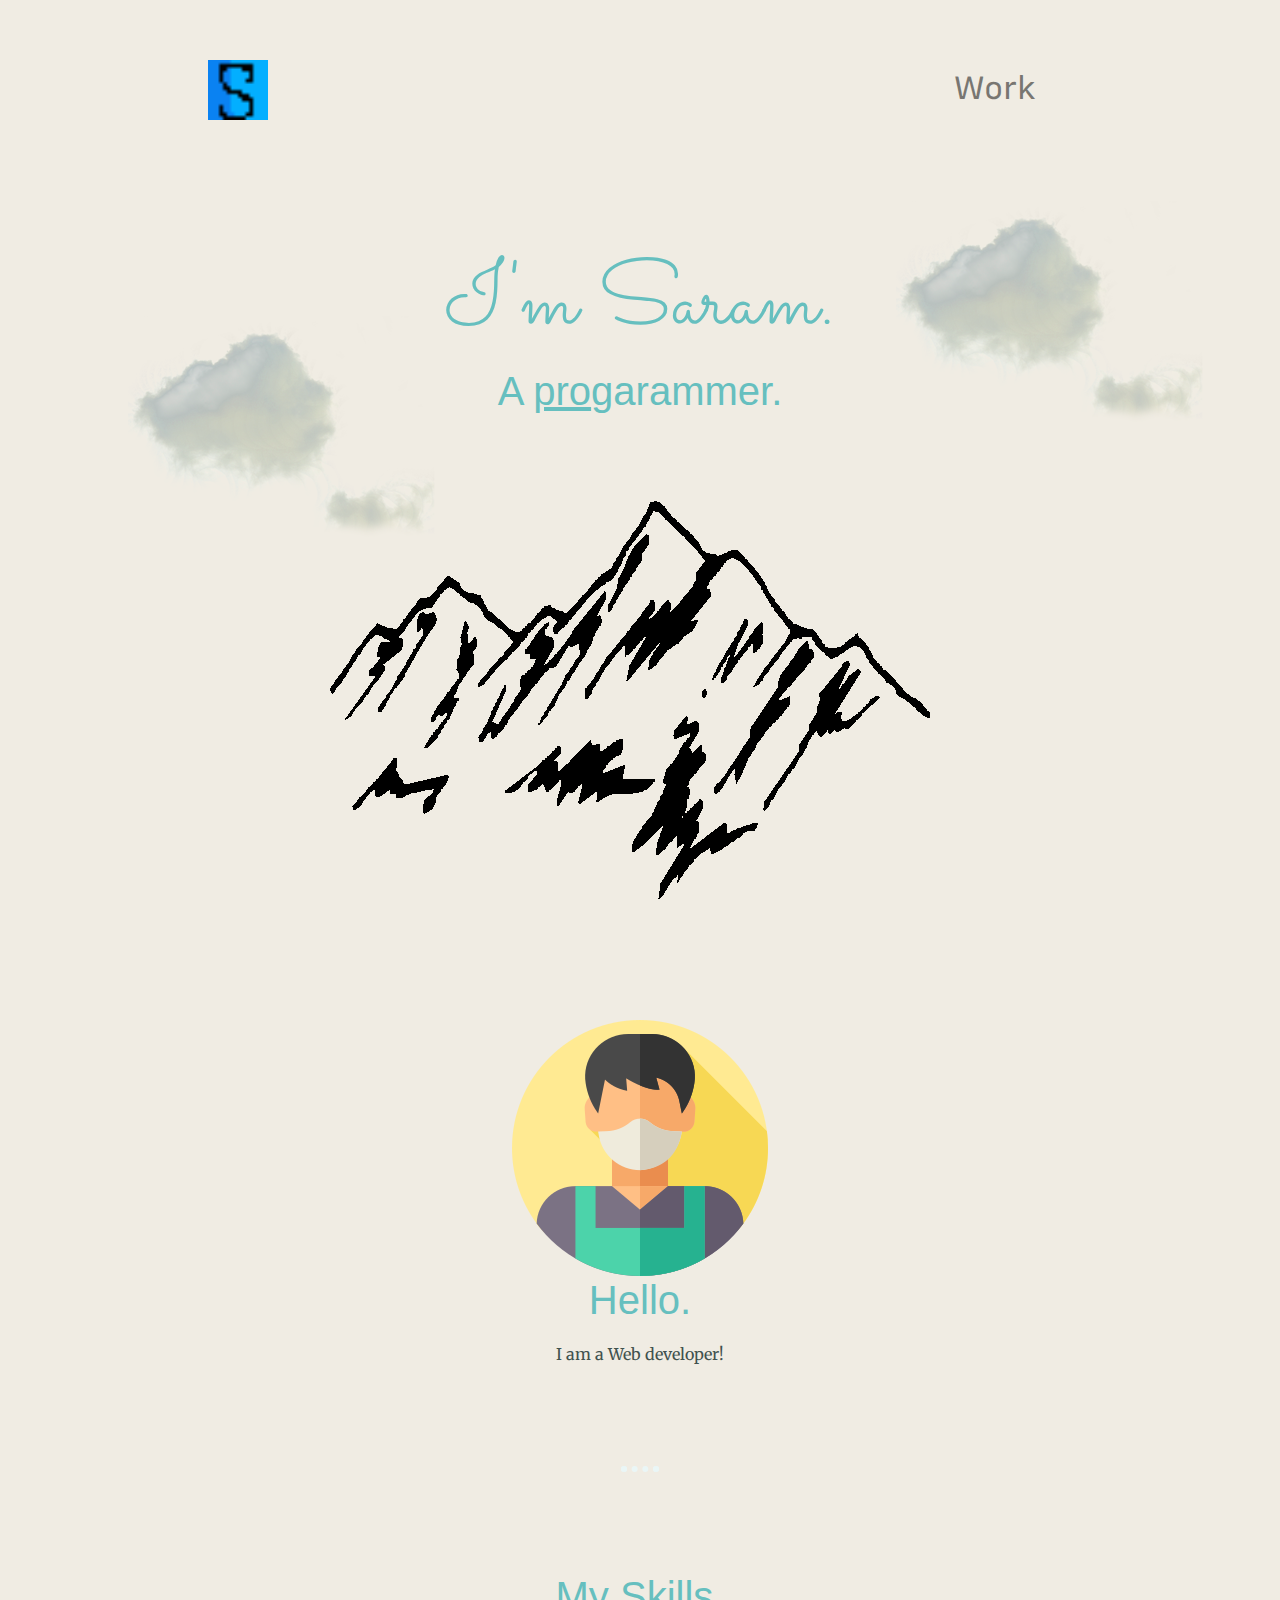
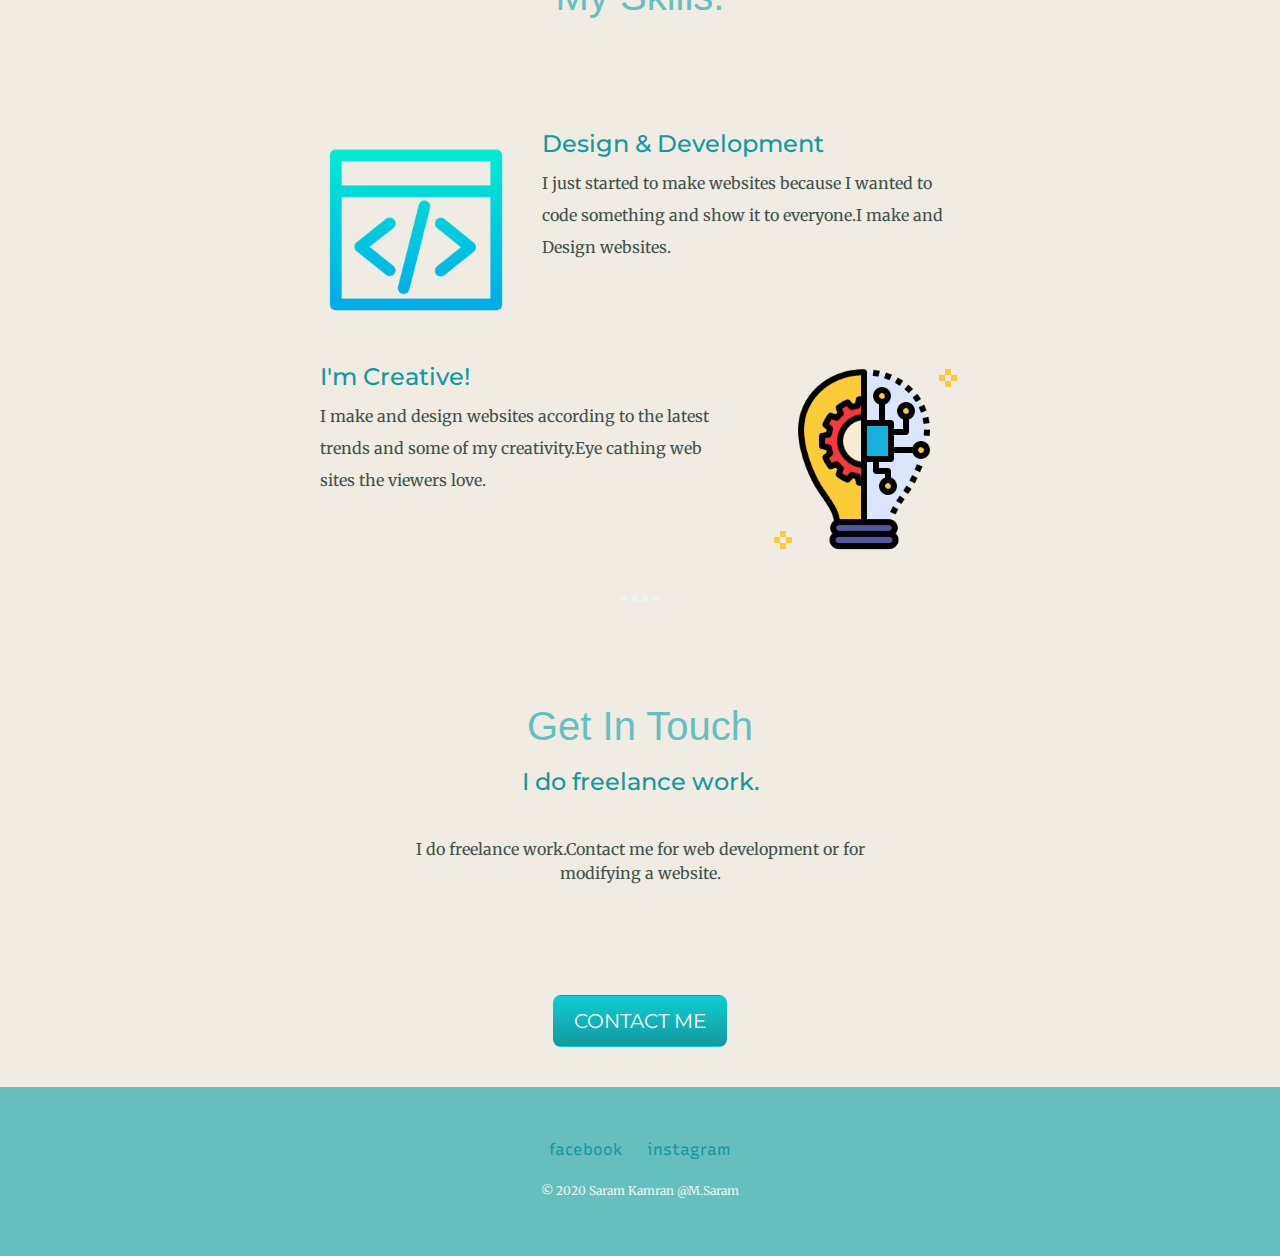
<file: index.html>
<!DOCTYPE html>
<html lang="en" dir="ltr">

<head>
  <meta charset="utf-8">
  <title>M.Saram</title>

  <link rel="stylesheet" href="https://stackpath.bootstrapcdn.com/bootstrap/4.5.2/css/bootstrap.min.css" integrity="sha384-JcKb8q3iqJ61gNV9KGb8thSsNjpSL0n8PARn9HuZOnIxN0hoP+VmmDGMN5t9UJ0Z" crossorigin="anonymous">
  <link rel="stylesheet" href="css/styles.css">
  <link rel="icon" href="favicon (1).ico">
  <link rel="stylesheet" href="https://fonts.googleapis.com/css2?family=Merriweather&family=Montserrat:ital@1&family=Sacramento&display=swap">
  <link href="https://fonts.googleapis.com/css2?family=Recursive:wght@400;500;600;700&display=swap" rel="stylesheet">

  <script src="https://code.jquery.com/jquery-3.5.1.slim.min.js" integrity="sha384-DfXdz2htPH0lsSSs5nCTpuj/zy4C+OGpamoFVy38MVBnE+IbbVYUew+OrCXaRkfj" crossorigin="anonymous"></script>
  <script src="https://cdn.jsdelivr.net/npm/popper.js@1.16.0/dist/umd/popper.min.js" integrity="sha384-Q6E9RHvbIyZFJoft+2mJbHaEWldlvI9IOYy5n3zV9zzTtmI3UksdQRVvoxMfooAo" crossorigin="anonymous"></script>
  <script src="https://stackpath.bootstrapcdn.com/bootstrap/4.5.0/js/bootstrap.min.js" integrity="sha384-OgVRvuATP1z7JjHLkuOU7Xw704+h835Lr+6QL9UvYjZE3Ipu6Tp75j7Bh/kR0JKI" crossorigin="anonymous"></script>


</head>



<body>

  <div class="container-fluid">

    <!-- Nav Bar -->

    <nav class="navbar navbar-expand-lg navbar-light" style="background-color:#f0ece3">
      <i class="navbar-brand" href=""><img src="favicon (1).ico" height="60px" width="60px" alt=""></i>
      <button class="navbar-toggler" type="button" data-toggle="collapse" data-target="#navbarSupportedContent" aria-controls="navbarSupportedContent" aria-expanded="false" aria-label="Toggle navigation">
        <span class="navbar-toggler-icon"></span>
      </button>
      <div class="collapse navbar-collapse" id="navbarSupportedContent">
        <ul class="navbar-nav ml-auto">
          <li class="nav-item">
            <a class="nav-link" href="Work.html">Work</a>
          </li>
        </ul>
    </nav>
  </div>



  <div class="top">
    <img class="top-cloud" src="css/images/cloud.png" alt="cloud image">


    <h1>I'm Saram.</h1>
    <h2>
      <p>A <span class="pro">pro</span>garammer.</p>
      <h2 />
      <img class="bottom-cloud" src="css\images\cloud.png" alt="cloud image">
      <img class="mid-mont" src="css\images\asd.gif" alt="mountain image">
  </div>

  <div class="middle">
    <div class="profile">
      <img class="profile" src="css\images\person.png" alt="profile pic">

      <h2>Hello.</h2>
      <p>I am a Web developer!</p>
    </div>
    <hr>
    <div class="skills">
      <h2>My Skills.</h2>
      <div class="skill-row">
        <img class="codeimg1" src="css\images\html.png" alt="">
        <h3>Design & Development</h3>
        <p class="codeskill">I just started to make websites because I wanted to code something and show it to everyone.I make and Design websites.</p>
      </div>
      <div class="skill-row">
        <img class="codeimg2" src="css\images\idea (1).png" alt="">
        <h3>I'm Creative!</h3>
        <p class="codesk"> I make and design websites according to the latest trends and some of my creativity.Eye cathing web sites the viewers love.</p>
      </div>
    </div>
    <hr>
    <div class="contact-me">
      <h2>Get In Touch</h2>
      <h3>I do freelance work.</h3>
      <p class="contact-mes">I do freelance work.Contact me for web development or for modifying a website. </p>
      <a class="btn" href="mailto:miansaram@outlookl.com.com">CONTACT ME</a>
    </div>



    <div class="bottom">
      <a class="footer-link" href="https://www.facebook.com/">facebook</a>
      <a class="footer-link" href="https://instagram.com/">instagram</a>
      <p class="copy">© 2020 Saram Kamran @M.Saram</p>
    </div>


</body>

</html>
</file>
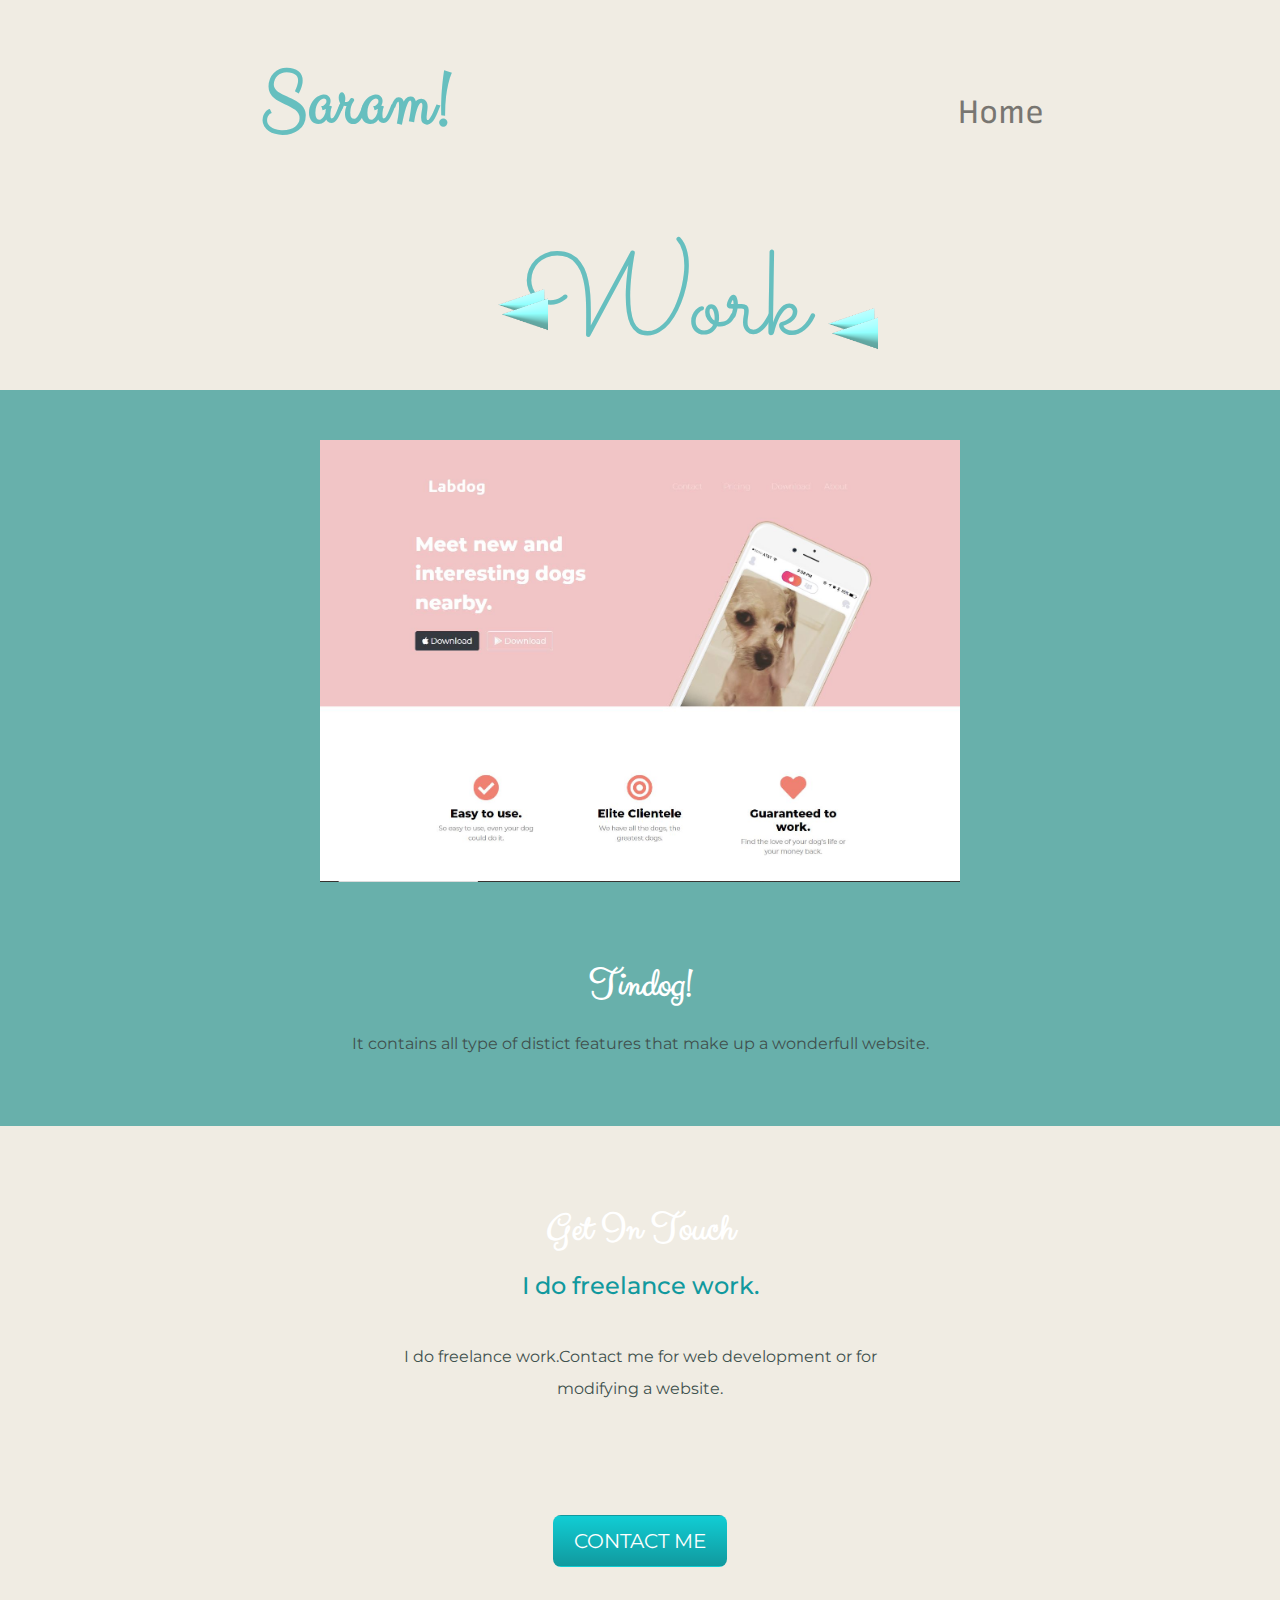
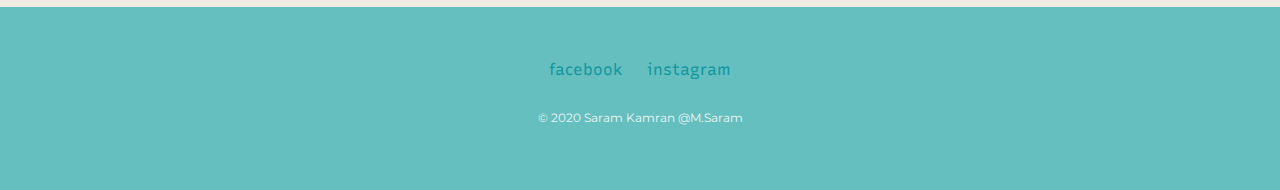
<file: Work.html>
<!DOCTYPE html>
<html lang="en" dir="ltr">
  <head>
    <meta charset="utf-8">
    <title>Work</title>
    <link rel="stylesheet" href="https://stackpath.bootstrapcdn.com/bootstrap/4.5.2/css/bootstrap.min.css" integrity="sha384-JcKb8q3iqJ61gNV9KGb8thSsNjpSL0n8PARn9HuZOnIxN0hoP+VmmDGMN5t9UJ0Z" crossorigin="anonymous">
    <link rel="stylesheet" href="css/styles.css">
    <link href="https://fonts.googleapis.com/css2?family=Clicker+Script&display=swap" rel="stylesheet">
    <link rel="stylesheet" href="https://fonts.googleapis.com/css2?family=Merriweather&family=Montserrat:ital@1&family=Sacramento&display=swap">
    <link href="https://fonts.googleapis.com/css2?family=Recursive:wght@400;500;600;700&display=swap" rel="stylesheet">
    <link rel="stylesheet" href="css\sty.css">
    <script src="https://code.jquery.com/jquery-3.5.1.slim.min.js" integrity="sha384-DfXdz2htPH0lsSSs5nCTpuj/zy4C+OGpamoFVy38MVBnE+IbbVYUew+OrCXaRkfj" crossorigin="anonymous"></script>
    <script src="https://cdn.jsdelivr.net/npm/popper.js@1.16.0/dist/umd/popper.min.js" integrity="sha384-Q6E9RHvbIyZFJoft+2mJbHaEWldlvI9IOYy5n3zV9zzTtmI3UksdQRVvoxMfooAo" crossorigin="anonymous"></script>
    <script src="https://stackpath.bootstrapcdn.com/bootstrap/4.5.0/js/bootstrap.min.js" integrity="sha384-OgVRvuATP1z7JjHLkuOU7Xw704+h835Lr+6QL9UvYjZE3Ipu6Tp75j7Bh/kR0JKI" crossorigin="anonymous"></script>

  </head>
  <body>
     <section id="title">


    <div class="container-fluid">
      <!-- Nav Bar -->
      <nav class="navbar navbar-expand-lg navbar-light" style="background-color:#f0ece3">
        <a class="navbar-brand" ><p class="p">Saram!</p></a>
        <button class="navbar-toggler" type="button" data-toggle="collapse" data-target="#navbarSupportedContent" aria-controls="navbarSupportedContent" aria-expanded="false" aria-label="Toggle navigation">
          <span class="navbar-toggler-icon"></span>
        </button>
        <div class="collapse navbar-collapse" id="navbarSupportedContent">
          <ul class="navbar-nav ml-auto">
            <li class="nav-item">
              <a class="nav-link" href="index.html">Home</a>
            </li>
          </ul>
      </nav>
    </div>


     <div class="Top">
     <img class="im1" src="css\images\cone2.png" height="300px" width="300px" alt="">
       <h1>Work</h1>
     <img class="im2" src="css\images\cone2.png" height="300px" width="300px" alt="">
     </div>
    </section>


    <section id="mid">
          <img class="imo" src="css\images\sado.JPG" width="50%" height="50%" alt="Labdog website Home page.">
          <h2>Tindog!</h2>
          <p>It contains all type of distict features that make up a wonderfull website.</p>
    </section>


    <div class="contact-me">
      <h2>Get In Touch</h2>
      <h3>I do freelance work.</h3>
      <p class="contact-mes">I do freelance work.Contact me for web development or for modifying a website. </p>
      <a class="btn" href="mailto:miansaram@outlookl.com.com">CONTACT ME</a>
    </div>



    <div class="bottom">
      <a class="footer-link" href="https://www.facebook.com/">facebook</a>
      <a class="footer-link" href="https://instagram.com/">instagram</a>
      <p class="copy">© 2020 Saram Kamran @M.Saram</p>
    </div>










  </body>
</html>
</file>
<file: css/styles.css>
body {
  margin: 0;
  text-align: center;
  font-family: 'Merriweather', serif;
  color: #40514E;
  background-color:#f0ece3 ;
}

#title {
     padding: 50px 0 0 50px;

}


h1 {
  font-size: 5.625rem;
  margin-top: 50px auto 0 auto;
  font-family: "Sacramento",cursive;
  color: #66BFBF;

}


h2 {
  font-family: "cursive", sans-serif;
  font-size: 2.5rem;
  color: #66BFBF;
  font-weight:normal;
  padding-bottom: 10px;
}

h3 {
  font-family: "Montserrat", sans-serif;
  font-size: 1.5rem;
  color:  #11999E;

}
h4 {
  font-family: "Montserrat", sans-serif;
  font-size: 1rem;
  color:  #11999E;
}

.container-fluid {
  padding: 3% 15% 1%;
}

.navbar-brand {
  font-family: "ubuntu";
  font-size: 2.5rem;
  font-weight: bold;
  color: black;
}


.nav-item {
  padding: 0 18px;
}


.nav-link {
  font-size: 12rem;
  font-family: 'Recursive', sans-serif;
  font-weight: 400;
  font-size: 2rem;
}
.top {
  position: relative;
  padding-top: 100px;
  padding-bottom: 100px;


}

.middle {}



  hr {
    border: dotted #EAF6F6 6px;
    border-bottom: none;
    width: 2%;
    margin: 100px auto;
     }

.contact-mes {
  width: 40%;
  margin: 40px auto 100px;
}

a{
 color: #11999E;
 font-family: 'Recursive',sans-serif;
 margin: 10px 10px;
 text-decoration: none;
}

a:hover {
         color: #EAF6F6;
}
.copy {
  color: #EAF6F6;
  font-size: 0.75rem;
  padding: 20px 0;
}


.bottom {
padding: 50px 0 20px;
background-color: #66bfbf;
margin-top: 30px;
}

.pro {
  text-decoration: underline;
}

.bottom-cloud {
  position: absolute;
  left: 10%;
  bottom: 450px;
}

.top-cloud {
  position: absolute;
  right: 5%;
  top: 50px;
}

 .mid-mont {
   padding-top:50px;
   ;
 }



.skill-row{
  width: 50%;
  margin: 100px auto 100px auto;
  text-align: left;
  line-height: 2;
}
.codeimg1 {
     float: left;
     margin-right: 30px;
    width: 30%;
}


.codeimg2 {
       width:30%;
       float: right;
       margin-left: 30px;
}

.btn {
  background: #11CDD4;
  background-image: -webkit-linear-gradient(top, #11CDD4, #11999E);
  background-image: -moz-linear-gradient(top, #11CDD4, #11999E);
  background-image: -ms-linear-gradient(top, #11CDD4, #11999E);
  background-image: -o-linear-gradient(top, #11CDD4, #11999E);
  background-image: linear-gradient(to bottom, #11CDD4, #11999E);
  -webkit-border-radius: 8;
  -moz-border-radius: 8;
  border-radius: 8px;
  font-family: "Montserrat", sans-serif;
  color: #ffffff;
  font-size: 20px;
  padding: 10px 20px 10px 20px;
  text-decoration: none;

}

.btn:hover {
  background: #30E3CB;
  background-image: -webkit-linear-gradient(top, #30E3CB, #2BC4AD);
  background-image: -moz-linear-gradient(top, #30E3CB, #2BC4AD);
  background-image: -ms-linear-gradient(top, #30E3CB, #2BC4AD);
  background-image: -o-linear-gradient(top, #30E3CB, #2BC4AD);
  background-image: linear-gradient(to bottom, #30E3CB, #2BC4AD);
  text-decoration: none;
}
</file>
